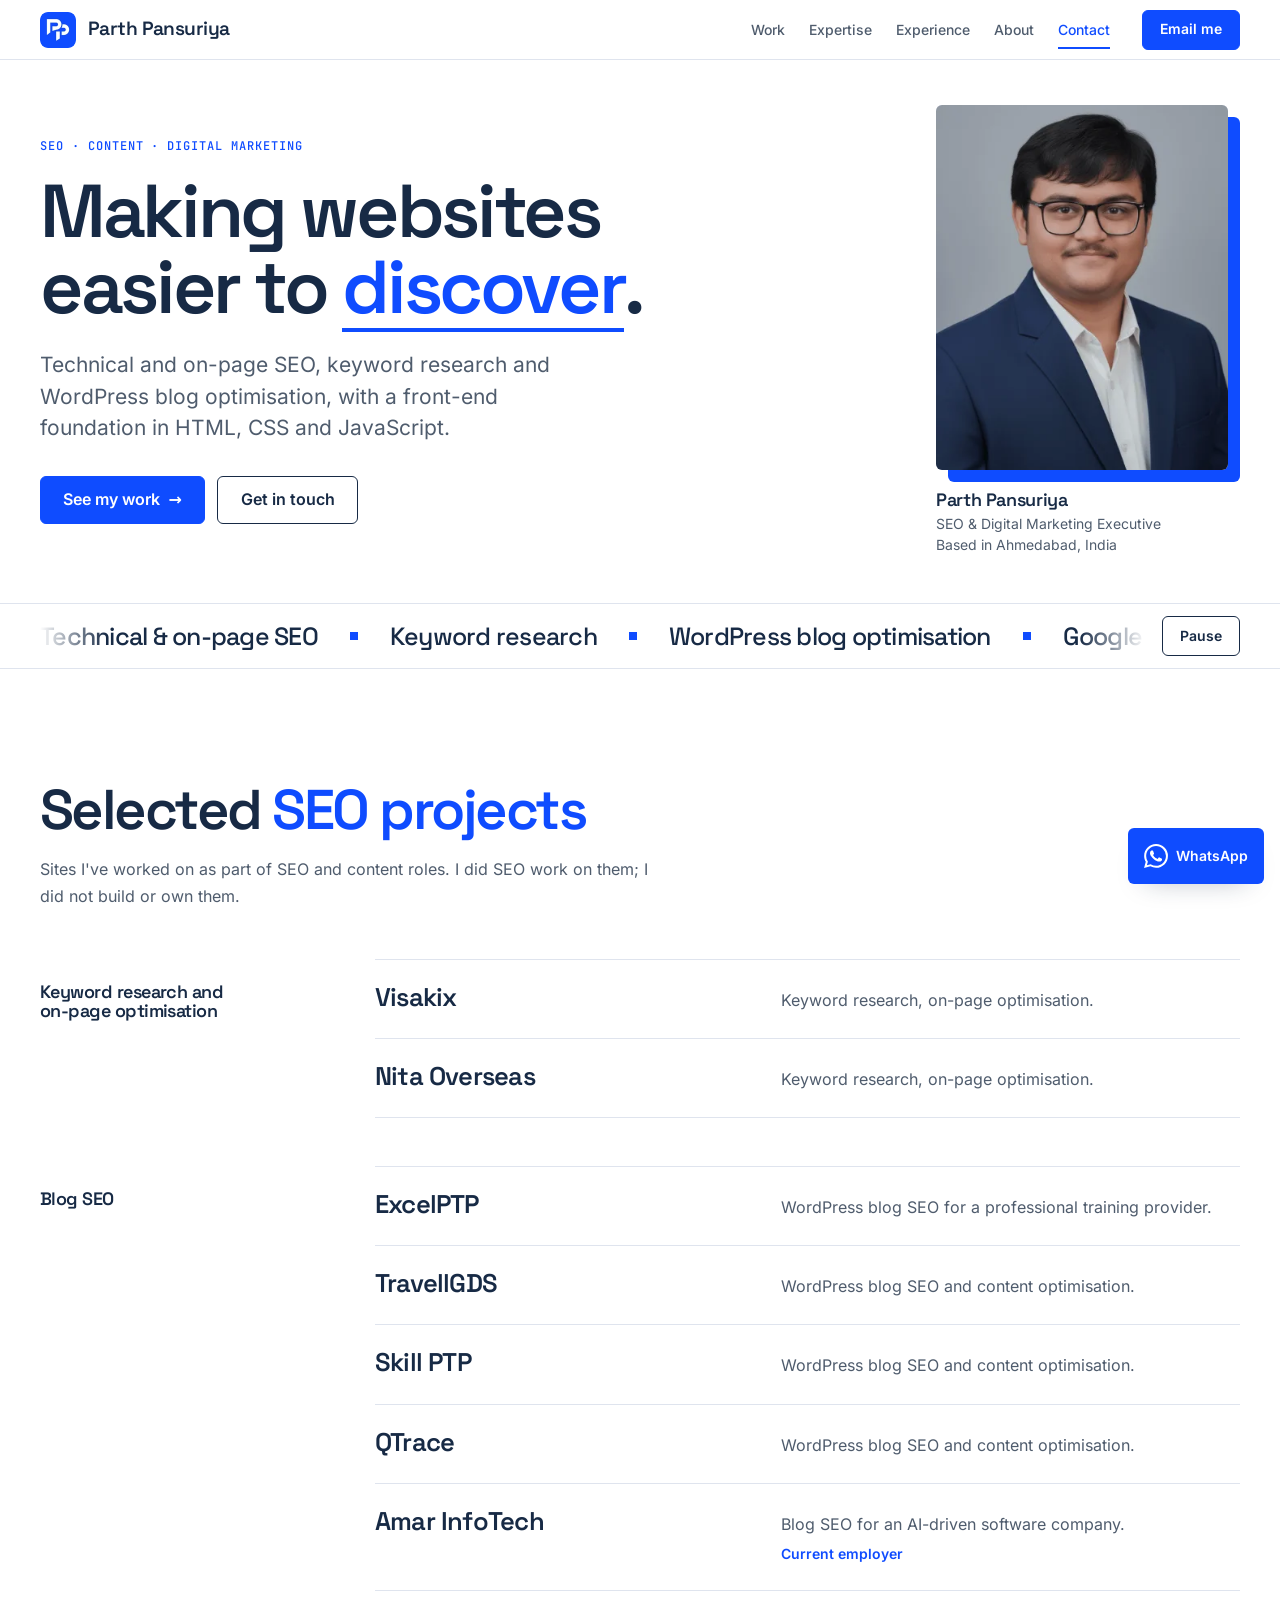
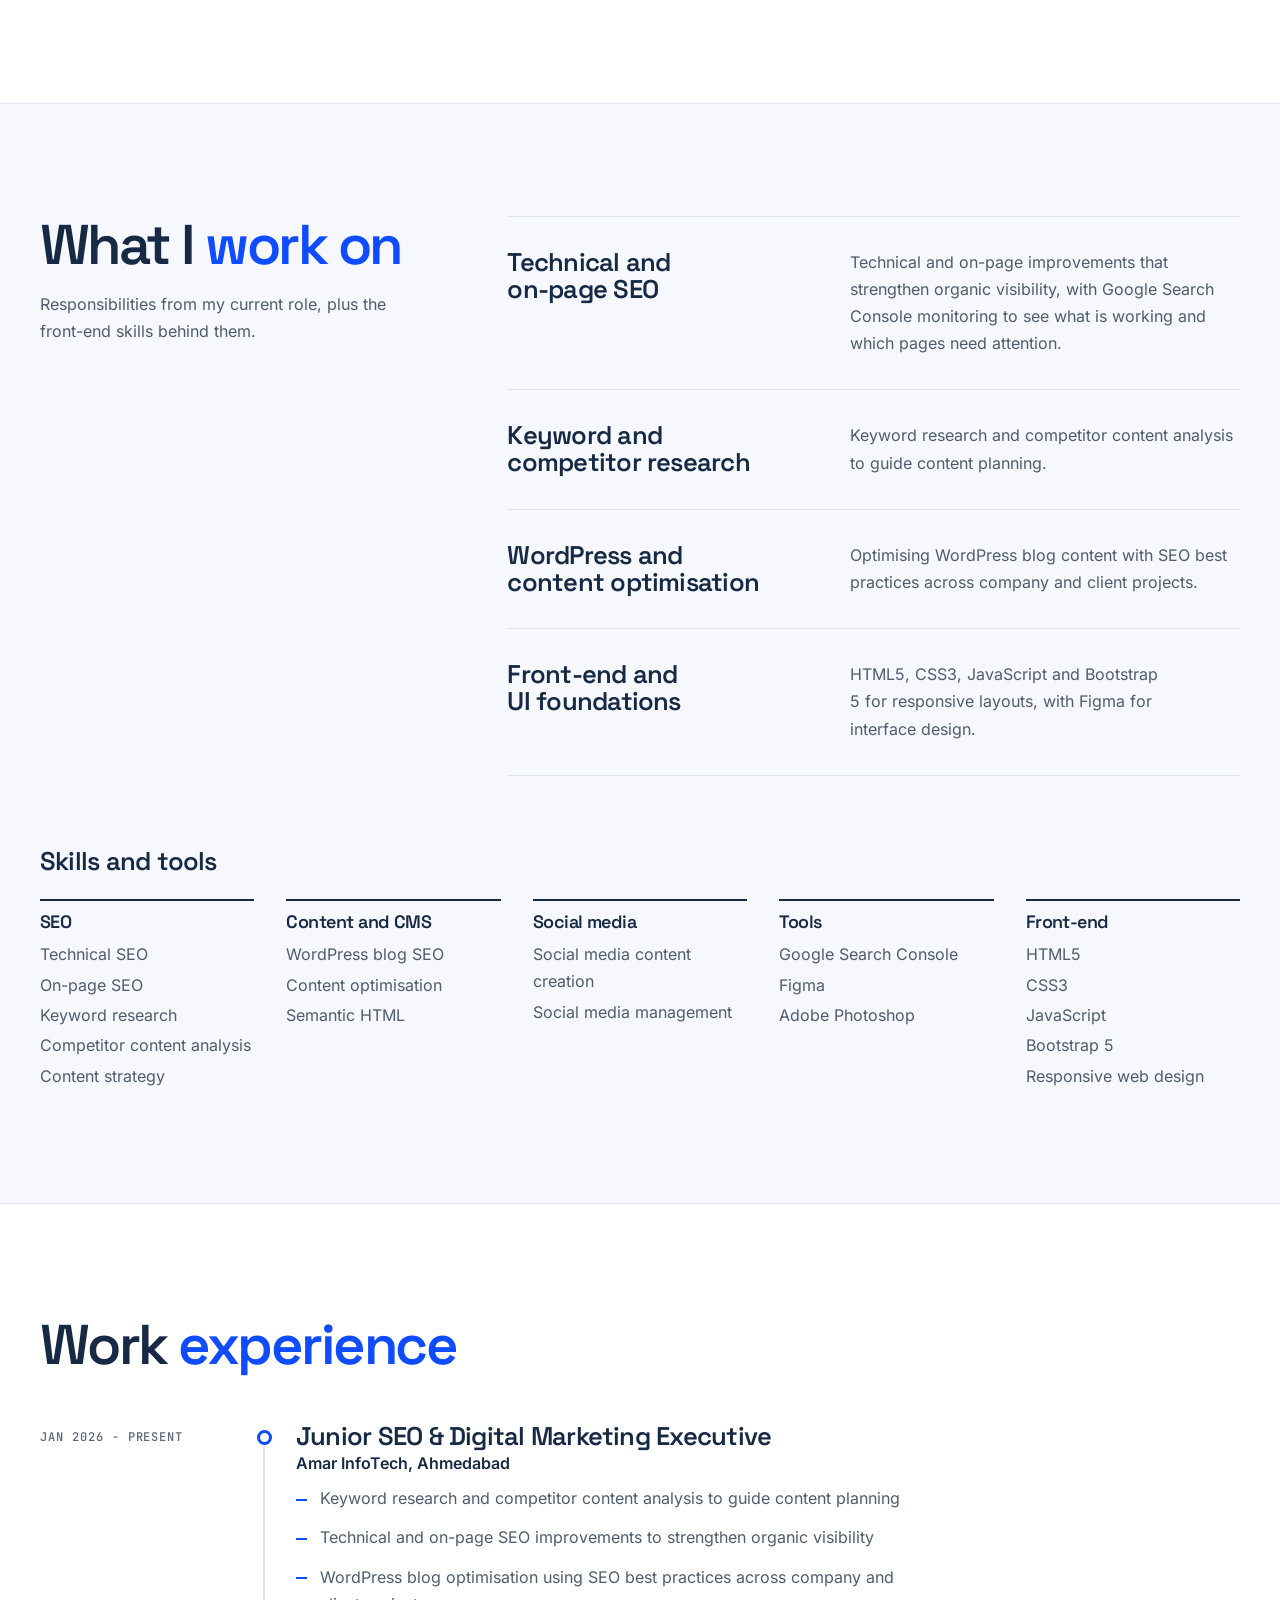
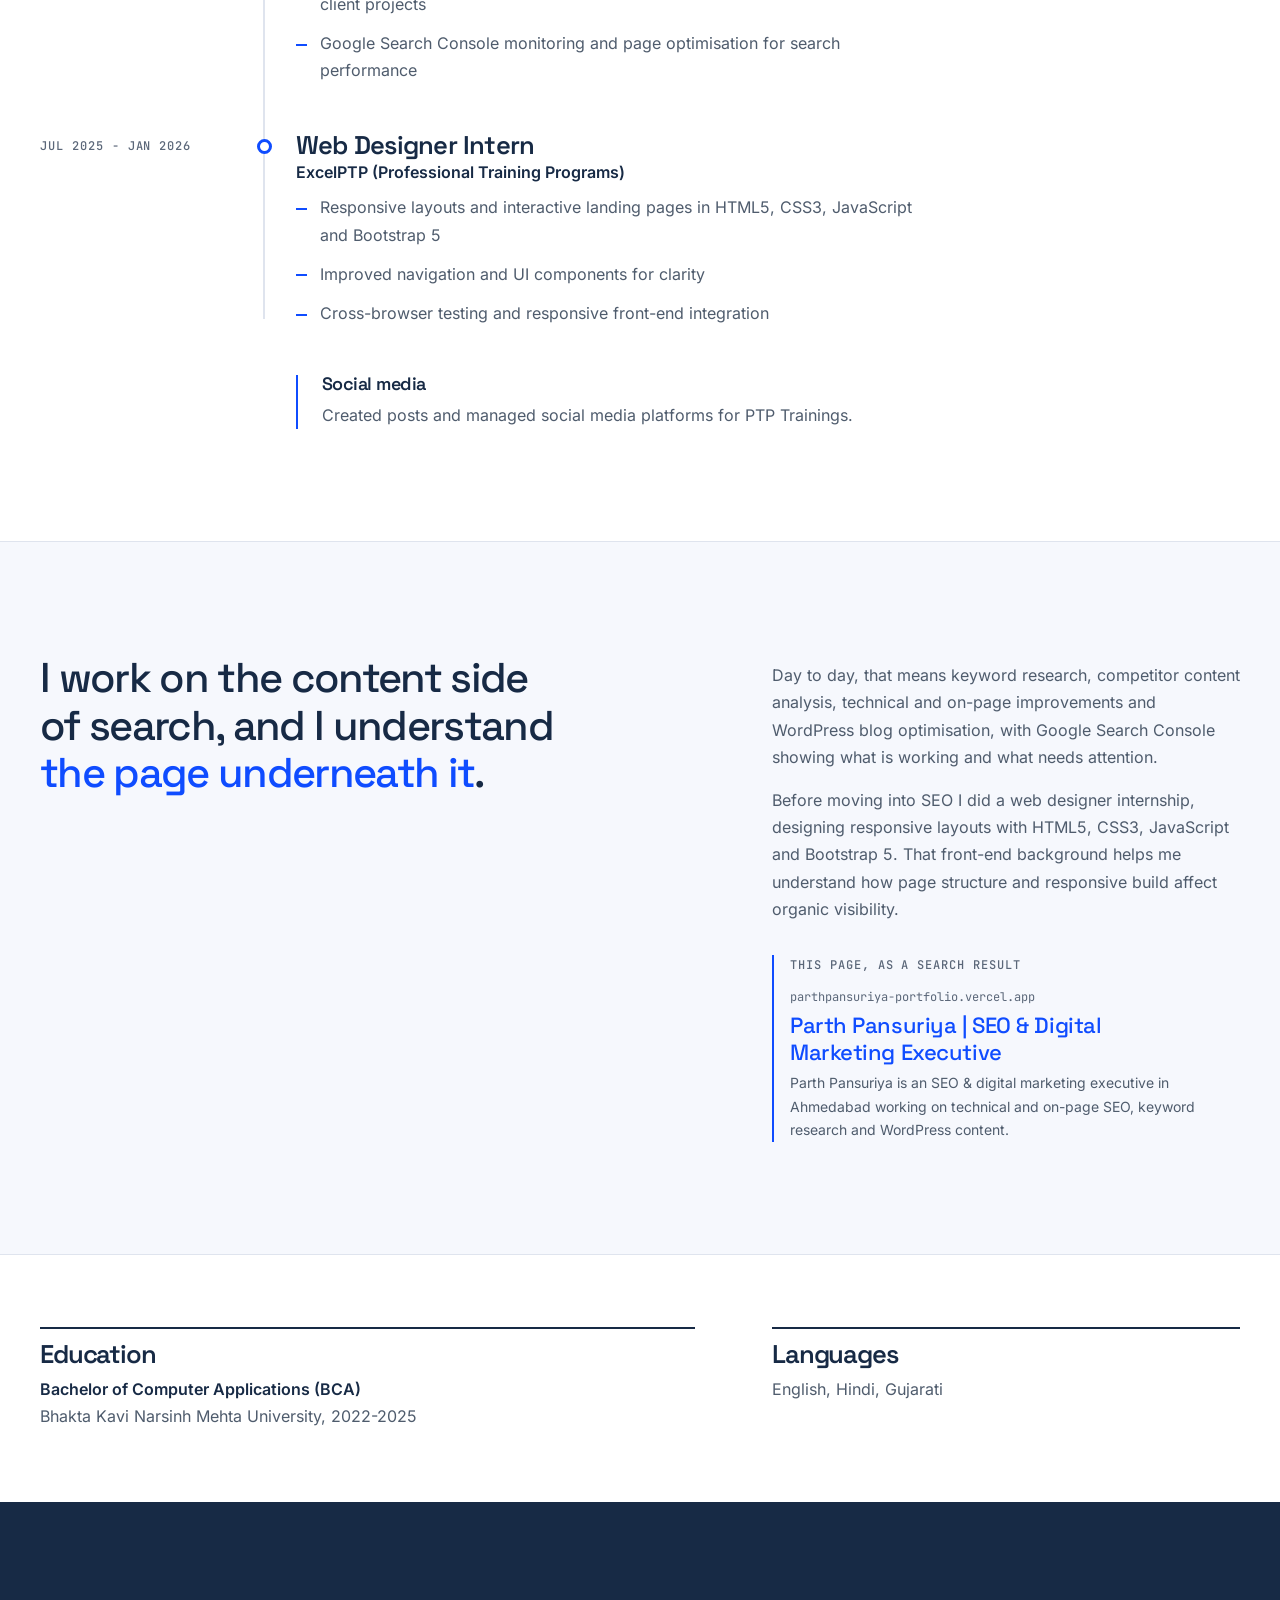
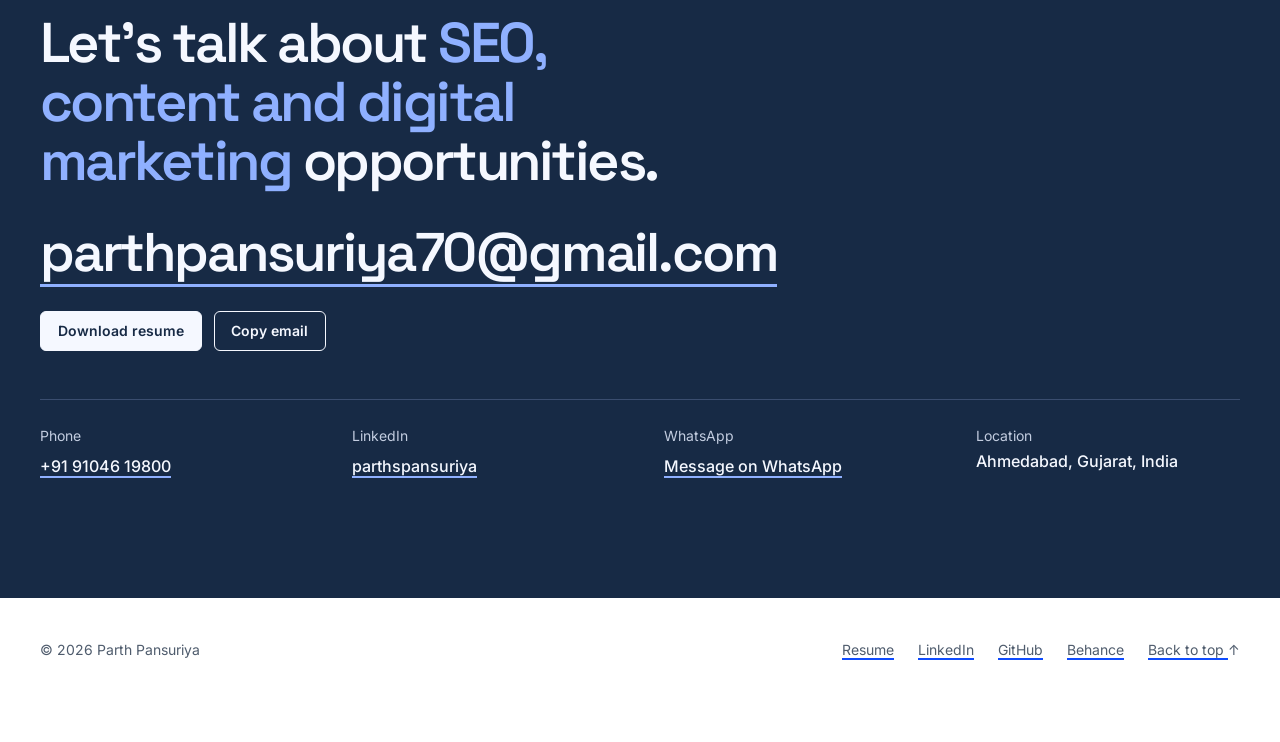
<file: index.html>
<!DOCTYPE html>
<html lang="en">

<head>
  <meta charset="UTF-8">
  <meta name="viewport" content="width=device-width, initial-scale=1">
  <script>document.documentElement.classList.add("js");</script>

  <title>Parth Pansuriya | SEO &amp; Digital Marketing Executive</title>
  <meta name="description" content="Parth Pansuriya is an SEO &amp; digital marketing executive in Ahmedabad working on technical and on-page SEO, keyword research and WordPress content.">
  <meta name="author" content="Parth Pansuriya">
  <meta name="robots" content="index, follow">
  <link rel="canonical" href="https://parthpansuriya-portfolio.vercel.app/">
  <meta name="google-site-verification" content="ZKyu5hK7qx6bQke8oEGaLL59JGp5xai66PD9quuxUKk">
  <meta name="theme-color" content="#ffffff">
  <meta name="color-scheme" content="light">

  <!-- Open Graph -->
  <meta property="og:type" content="website">
  <meta property="og:locale" content="en_IN">
  <meta property="og:site_name" content="Parth Pansuriya">
  <meta property="og:url" content="https://parthpansuriya-portfolio.vercel.app/">
  <meta property="og:title" content="Parth Pansuriya | SEO &amp; Digital Marketing Executive">
  <meta property="og:description" content="Technical and on-page SEO, keyword research and WordPress blog optimisation, with a front-end design background.">
  <meta property="og:image" content="https://parthpansuriya-portfolio.vercel.app/assets/og-image.png">
  <meta property="og:image:width" content="1200">
  <meta property="og:image:height" content="630">
  <meta property="og:image:alt" content="Parth Pansuriya, SEO and Digital Marketing Executive, with the headline Making websites easier to discover.">

  <!-- Twitter / X -->
  <meta name="twitter:card" content="summary_large_image">
  <meta name="twitter:title" content="Parth Pansuriya | SEO &amp; Digital Marketing Executive">
  <meta name="twitter:description" content="Technical and on-page SEO, keyword research and WordPress blog optimisation, with a front-end design background.">
  <meta name="twitter:image" content="https://parthpansuriya-portfolio.vercel.app/assets/og-image.png">

  <!-- Icons -->
  <link rel="icon" href="./assets/favicon-32.png" sizes="32x32" type="image/png">
  <link rel="icon" href="./assets/Parth_Pansuriya_Favicon.png" sizes="512x512" type="image/png">
  <link rel="apple-touch-icon" href="./assets/apple-touch-icon.png">

  <!-- Performance: the two key fonts and the LCP image -->
  <link rel="preload" href="./assets/fonts/space-grotesk-latin-wght.woff2" as="font" type="font/woff2" crossorigin>
  <link rel="preload" href="./assets/fonts/inter-latin-wght.woff2" as="font" type="font/woff2" crossorigin>
  <link rel="preload" as="image" type="image/webp" href="./assets/Parth-1-sm.webp"
    imagesrcset="./assets/Parth-1-sm.webp 360w, ./assets/Parth-1.webp 640w" imagesizes="(min-width: 860px) 292px, (min-width: 700px) 232px, 320px">

  <link rel="stylesheet" href="style.css">

  <!-- Structured data: only facts supported by the resume -->
  <script type="application/ld+json">
  {
    "@context": "https://schema.org",
    "@graph": [
      {
        "@type": "Person",
        "@id": "https://parthpansuriya-portfolio.vercel.app/#person",
        "name": "Parth Pansuriya",
        "jobTitle": "SEO & Digital Marketing Executive",
        "description": "SEO and digital marketing executive in Ahmedabad, India, working on technical SEO, on-page SEO, keyword research and WordPress content.",
        "url": "https://parthpansuriya-portfolio.vercel.app/",
        "image": "https://parthpansuriya-portfolio.vercel.app/assets/Parth-1.webp",
        "email": "mailto:parthpansuriya70@gmail.com",
        "telephone": "+919104619800",
        "address": {
          "@type": "PostalAddress",
          "addressLocality": "Ahmedabad",
          "addressRegion": "Gujarat",
          "addressCountry": "IN"
        },
        "alumniOf": {
          "@type": "CollegeOrUniversity",
          "name": "Bhakta Kavi Narsinh Mehta University"
        },
        "worksFor": {
          "@type": "Organization",
          "name": "Amar InfoTech"
        },
        "knowsLanguage": ["English", "Hindi", "Gujarati"],
        "sameAs": [
          "https://www.linkedin.com/in/parthspansuriya",
          "https://github.com/parthpansuriya70",
          "https://www.behance.net/parthpansuriya3"
        ],
        "knowsAbout": [
          "Technical SEO",
          "On-page SEO",
          "Keyword research",
          "Competitor content analysis",
          "Content strategy",
          "WordPress blog SEO",
          "Content optimisation",
          "Semantic HTML",
          "Google Search Console",
          "Responsive web design"
        ]
      },
      {
        "@type": "WebSite",
        "@id": "https://parthpansuriya-portfolio.vercel.app/#website",
        "url": "https://parthpansuriya-portfolio.vercel.app/",
        "name": "Parth Pansuriya",
        "inLanguage": "en",
        "publisher": { "@id": "https://parthpansuriya-portfolio.vercel.app/#person" }
      }
    ]
  }
  </script>
</head>

<body id="top">
  <a href="#main" class="skip-link">Skip to main content</a>

  <header class="site-header">
    <div class="container header-inner">
      <a class="brand" href="#top" aria-label="Parth Pansuriya, back to top">
        <img class="brand-mark" src="./assets/pp-mark-72.webp" srcset="./assets/pp-mark-72.webp 1x, ./assets/pp-mark-144.webp 2x" width="36" height="36" alt="">
        <span>Parth Pansuriya</span>
      </a>

      <button class="nav-toggle" type="button" aria-expanded="false" aria-controls="site-nav">Menu</button>

      <nav class="site-nav" id="site-nav" aria-label="Primary">
        <ul class="nav-list">
          <li><a href="#work">Work</a></li>
          <li><a href="#expertise">Expertise</a></li>
          <li><a href="#experience">Experience</a></li>
          <li><a href="#about">About</a></li>
          <li><a href="#contact">Contact</a></li>
        </ul>
        <a class="btn btn--small" href="mailto:parthpansuriya70@gmail.com">Email me</a>
      </nav>
    </div>
  </header>

  <main id="main" tabindex="-1">

    <!-- HERO -->
    <section class="hero" id="home" aria-labelledby="hero-title">
      <div class="container hero-grid">
        <div class="hero-copy">
          <p class="eyebrow mono hero-rise" style="--i: 0">SEO &middot; Content &middot; Digital marketing</p>
          <h1 class="hl" id="hero-title">
            <span class="w"><span style="--i: 0">Making</span></span>
            <span class="w"><span style="--i: 1">websites</span></span>
            <span class="w"><span style="--i: 2">easier</span></span>
            <span class="w"><span style="--i: 3">to</span></span>
            <span class="mark"><span class="w"><span style="--i: 4">discover</span></span></span><span class="w"><span style="--i: 4">.</span></span>
          </h1>
          <p class="hero-lead hero-rise" style="--i: 2">Technical and on-page SEO, keyword research and WordPress blog optimisation, with a front-end foundation in HTML, CSS and JavaScript.</p>
          <div class="hero-actions hero-rise" style="--i: 3">
            <a class="btn" href="#work">See my work <span class="arrow" aria-hidden="true">&rarr;</span></a>
            <a class="btn btn--ghost" href="#contact">Get in touch</a>
          </div>
        </div>

        <figure class="portrait">
          <div class="portrait-frame">
            <img
              src="./assets/Parth-1-sm.webp"
              srcset="./assets/Parth-1-sm.webp 360w, ./assets/Parth-1.webp 640w"
              sizes="(min-width: 860px) 292px, (min-width: 700px) 232px, 320px"
              width="640" height="822"
              fetchpriority="high"
              alt="Portrait of Parth Pansuriya in a navy blazer and white shirt, wearing glasses.">
          </div>
          <figcaption>
            <strong>Parth Pansuriya</strong>
            <span>SEO &amp; Digital Marketing Executive</span>
            <span>Based in Ahmedabad, India</span>
          </figcaption>
        </figure>
      </div>
    </section>

    <!-- MAIN SKILLS: marquee under the hero (the plain list is the fallback and the accessible version) -->
    <section class="strip" aria-label="Main skills">
      <div class="container strip-inner">
        <ul class="strip-list">
          <li>Technical &amp; on-page SEO</li>
          <li>Keyword research</li>
          <li>WordPress blog optimisation</li>
          <li>Google Search Console</li>
          <li>Front-end foundations</li>
        </ul>
        <div class="strip-marquee" aria-hidden="true">
          <div class="marquee-row">
            <div class="marquee-track">
              <div class="marquee-set">
                <span class="marquee-item">Technical &amp; on-page SEO</span>
                <span class="marquee-item">Keyword research</span>
                <span class="marquee-item">WordPress blog optimisation</span>
                <span class="marquee-item">Google Search Console</span>
                <span class="marquee-item">Front-end foundations</span>
              </div>
            </div>
          </div>
        </div>
        <button class="btn btn--ghost btn--small marquee-toggle" type="button" aria-label="Pause skills animation">Pause</button>
      </div>
    </section>

    <!-- SELECTED WORK -->
    <section class="section" id="work" aria-labelledby="work-title">
      <div class="container">
        <div class="reveal">
          <h2 class="section-title" id="work-title">Selected <span class="em">SEO projects</span></h2>
          <p class="section-intro">Sites I've worked on as part of SEO and content roles. I did SEO work on them; I did not build or own them.</p>
        </div>

        <div class="work-groups">
          <div class="work-group">
            <h3 class="work-group-label reveal">Keyword research and on-page optimisation</h3>
            <ul class="index-list">
              <li class="index-row reveal">
                <h4 class="index-name">Visakix</h4>
                <p class="index-desc">Keyword research, on-page optimisation.</p>
                <!-- url: "" -> add a verified link here: Visit site, target _blank, rel noopener noreferrer -->
              </li>
              <li class="index-row reveal">
                <h4 class="index-name">Nita Overseas</h4>
                <p class="index-desc">Keyword research, on-page optimisation.</p>
                <!-- url: "" -> add a verified link here -->
              </li>
            </ul>
          </div>

          <div class="work-group">
            <h3 class="work-group-label reveal">Blog SEO</h3>
            <ul class="index-list">
              <li class="index-row reveal">
                <h4 class="index-name">ExcelPTP</h4>
                <p class="index-desc">WordPress blog SEO for a professional training provider.</p>
                <!-- url: "" -> add a verified link here -->
              </li>
              <li class="index-row reveal">
                <h4 class="index-name">TravellGDS</h4>
                <p class="index-desc">WordPress blog SEO and content optimisation.</p>
                <!-- url: "" -> add a verified link here -->
              </li>
              <li class="index-row reveal">
                <h4 class="index-name">Skill PTP</h4>
                <p class="index-desc">WordPress blog SEO and content optimisation.</p>
                <!-- url: "" -> add a verified link here -->
              </li>
              <li class="index-row reveal">
                <h4 class="index-name">QTrace</h4>
                <p class="index-desc">WordPress blog SEO and content optimisation.</p>
                <!-- url: "" -> add a verified link here -->
              </li>
              <li class="index-row reveal">
                <h4 class="index-name">Amar InfoTech</h4>
                <p class="index-desc">Blog SEO for an AI-driven software company.<span class="index-note">Current employer</span></p>
                <!-- url: "" -> add a verified link here -->
              </li>
            </ul>
          </div>
        </div>
      </div>
    </section>

    <!-- EXPERTISE AND SKILLS -->
    <section class="section section--tint" id="expertise" aria-labelledby="expertise-title">
      <div class="container">
        <div class="expertise-grid">
          <div class="expertise-head reveal">
            <h2 class="section-title" id="expertise-title">What I <span class="em">work on</span></h2>
            <p class="section-intro">Responsibilities from my current role, plus the front-end skills behind them.</p>
          </div>
          <ul class="expertise-list">
            <li class="reveal">
              <h3>Technical and on-page SEO</h3>
              <p>Technical and on-page improvements that strengthen organic visibility, with Google Search Console monitoring to see what is working and which pages need attention.</p>
            </li>
            <li class="reveal">
              <h3>Keyword and competitor research</h3>
              <p>Keyword research and competitor content analysis to guide content planning.</p>
            </li>
            <li class="reveal">
              <h3>WordPress and content optimisation</h3>
              <p>Optimising WordPress blog content with SEO best practices across company and client projects.</p>
            </li>
            <li class="reveal">
              <h3>Front-end and UI foundations</h3>
              <p>HTML5, CSS3, JavaScript and Bootstrap 5 for responsive layouts, with Figma for interface design.</p>
            </li>
          </ul>
        </div>

        <div class="skills">
          <h3 class="skills-title reveal">Skills and tools</h3>
          <div class="skill-groups">
            <div class="skill-group reveal">
              <h4>SEO</h4>
              <ul>
                <li>Technical SEO</li>
                <li>On-page SEO</li>
                <li>Keyword research</li>
                <li>Competitor content analysis</li>
                <li>Content strategy</li>
              </ul>
            </div>
            <div class="skill-group reveal">
              <h4>Content and CMS</h4>
              <ul>
                <li>WordPress blog SEO</li>
                <li>Content optimisation</li>
                <li>Semantic HTML</li>
              </ul>
            </div>
            <div class="skill-group reveal">
              <h4>Social media</h4>
              <ul>
                <li>Social media content creation</li>
                <li>Social media management</li>
              </ul>
            </div>
            <div class="skill-group reveal">
              <h4>Tools</h4>
              <ul>
                <li>Google Search Console</li>
                <li>Figma</li>
                <li>Adobe Photoshop</li>
              </ul>
            </div>
            <div class="skill-group reveal">
              <h4>Front-end</h4>
              <ul>
                <li>HTML5</li>
                <li>CSS3</li>
                <li>JavaScript</li>
                <li>Bootstrap 5</li>
                <li>Responsive web design</li>
              </ul>
            </div>
          </div>
        </div>
      </div>
    </section>

    <!-- EXPERIENCE -->
    <section class="section" id="experience" aria-labelledby="experience-title">
      <div class="container">
        <h2 class="section-title reveal" id="experience-title">Work <span class="em">experience</span></h2>

        <ol class="timeline">
          <li class="role reveal">
            <p class="role-when mono">Jan 2026 - Present</p>
            <div>
              <h3>Junior SEO &amp; Digital Marketing Executive</h3>
              <p class="role-org">Amar InfoTech, Ahmedabad</p>
              <ul>
                <li>Keyword research and competitor content analysis to guide content planning</li>
                <li>Technical and on-page SEO improvements to strengthen organic visibility</li>
                <li>WordPress blog optimisation using SEO best practices across company and client projects</li>
                <li>Google Search Console monitoring and page optimisation for search performance</li>
              </ul>
            </div>
          </li>
          <li class="role reveal">
            <p class="role-when mono">Jul 2025 - Jan 2026</p>
            <div>
              <h3>Web Designer Intern</h3>
              <p class="role-org">ExcelPTP (Professional Training Programs)</p>
              <ul>
                <li>Responsive layouts and interactive landing pages in HTML5, CSS3, JavaScript and Bootstrap 5</li>
                <li>Improved navigation and UI components for clarity</li>
                <li>Cross-browser testing and responsive front-end integration</li>
              </ul>
            </div>
          </li>
        </ol>

        <div class="note reveal">
          <h3>Social media</h3>
          <p>Created posts and managed social media platforms for PTP Trainings.</p>
        </div>
      </div>
    </section>

    <!-- ABOUT -->
    <section class="section section--tint" id="about" aria-labelledby="about-title">
      <div class="container about-grid">
        <h2 class="about-statement reveal" id="about-title">I work on the content side of search, and I understand <span class="em">the page underneath it</span>.</h2>
        <div class="about-body reveal">
          <p>Day to day, that means keyword research, competitor content analysis, technical and on-page improvements and WordPress blog optimisation, with Google Search Console showing what is working and what needs attention.</p>
          <p>Before moving into SEO I did a web designer internship, designing responsive layouts with HTML5, CSS3, JavaScript and Bootstrap 5. That front-end background helps me understand how page structure and responsive build affect organic visibility.</p>

          <figure class="serp">
            <figcaption class="serp-label mono">This page, as a search result</figcaption>
            <p class="serp-url">parthpansuriya-portfolio.vercel.app</p>
            <p class="serp-title">Parth Pansuriya | SEO &amp; Digital Marketing Executive</p>
            <p class="serp-desc">Parth Pansuriya is an SEO &amp; digital marketing executive in Ahmedabad working on technical and on-page SEO, keyword research and WordPress content.</p>
          </figure>
        </div>
      </div>
    </section>

    <!-- EDUCATION AND LANGUAGES -->
    <section class="section section--compact" id="education" aria-label="Education and languages">
      <div class="container pair">
        <div class="pair-item reveal">
          <h2>Education</h2>
          <p class="pair-strong">Bachelor of Computer Applications (BCA)</p>
          <p>Bhakta Kavi Narsinh Mehta University, 2022-2025</p>
        </div>
        <div class="pair-item reveal">
          <h2>Languages</h2>
          <p>English, Hindi, Gujarati</p>
        </div>
      </div>
    </section>

    <!-- CONTACT -->
    <section class="section contact" id="contact" aria-labelledby="contact-title">
      <div class="container">
        <h2 class="contact-title reveal" id="contact-title">Let's talk about <span class="em">SEO, content and digital marketing</span> opportunities.</h2>
        <a class="contact-email reveal" href="mailto:parthpansuriya70@gmail.com">parthpansuriya70@gmail.com</a>

        <div class="contact-actions reveal">
          <a class="btn btn--light btn--small" href="./Parth_Pansuriya_Resume.pdf" download="Parth_Pansuriya_Resume.pdf">Download resume<span class="sr-only"> (PDF, 3 pages)</span></a>
          <button class="btn btn--ghost btn--small copy-btn" type="button" data-copy="parthpansuriya70@gmail.com">Copy email</button>
          <span class="sr-only" role="status" aria-live="polite" id="copy-status"></span>
        </div>

        <dl class="contact-grid reveal">
          <div>
            <dt>Phone</dt>
            <dd><a href="tel:+919104619800">+91&nbsp;91046&nbsp;19800</a></dd>
          </div>
          <div>
            <dt>LinkedIn</dt>
            <dd><a href="https://www.linkedin.com/in/parthspansuriya" target="_blank" rel="noopener noreferrer">parthspansuriya<span class="sr-only"> on LinkedIn (opens in a new tab)</span></a></dd>
          </div>
          <div>
            <dt>WhatsApp</dt>
            <dd><a href="https://wa.me/919104619800" target="_blank" rel="noopener noreferrer">Message on WhatsApp<span class="sr-only"> (opens in a new tab)</span></a></dd>
          </div>
          <div>
            <dt>Location</dt>
            <dd>Ahmedabad, Gujarat, India</dd>
          </div>
        </dl>
      </div>
    </section>
  </main>

  <footer class="site-footer">
    <div class="container footer-inner">
      <p>&copy; <span id="year">2026</span> Parth Pansuriya</p>
      <nav class="footer-links" aria-label="Footer">
        <a href="./Parth_Pansuriya_Resume.pdf" download="Parth_Pansuriya_Resume.pdf">Resume<span class="sr-only"> (PDF download)</span></a>
        <a href="https://www.linkedin.com/in/parthspansuriya" target="_blank" rel="noopener noreferrer">LinkedIn<span class="sr-only"> (opens in a new tab)</span></a>
        <a href="https://github.com/parthpansuriya70" target="_blank" rel="noopener noreferrer">GitHub<span class="sr-only"> (opens in a new tab)</span></a>
        <a href="https://www.behance.net/parthpansuriya3" target="_blank" rel="noopener noreferrer">Behance<span class="sr-only"> (opens in a new tab)</span></a>
        <a class="to-top" href="#top">Back to top <span class="arrow" aria-hidden="true">&uarr;</span></a>
      </nav>
    </div>
    <!-- WhatsApp button (glyph: Simple Icons, CC0) -->
    <a class="wa-float" href="https://wa.me/919104619800?text=Hi%20Parth%2C%20I%20found%20your%20portfolio%20and%20would%20like%20to%20connect."
      target="_blank" rel="noopener noreferrer" aria-label="Chat with Parth on WhatsApp (opens in a new tab)">
      <svg class="wa-float-icon" viewBox="0 0 24 24" width="24" height="24" aria-hidden="true" focusable="false"><path fill="currentColor" d="M17.472 14.382c-.297-.149-1.758-.867-2.03-.967-.273-.099-.471-.148-.67.15-.197.297-.767.966-.94 1.164-.173.199-.347.223-.644.075-.297-.15-1.255-.463-2.39-1.475-.883-.788-1.48-1.761-1.653-2.059-.173-.297-.018-.458.13-.606.134-.133.298-.347.446-.52.149-.174.198-.298.298-.497.099-.198.05-.371-.025-.52-.075-.149-.669-1.612-.916-2.207-.242-.579-.487-.5-.669-.51-.173-.008-.371-.01-.57-.01-.198 0-.52.074-.792.372-.272.297-1.04 1.016-1.04 2.479 0 1.462 1.065 2.875 1.213 3.074.149.198 2.096 3.2 5.077 4.487.709.306 1.262.489 1.694.625.712.227 1.36.195 1.871.118.571-.085 1.758-.719 2.006-1.413.248-.694.248-1.289.173-1.413-.074-.124-.272-.198-.57-.347m-5.421 7.403h-.004a9.87 9.87 0 01-5.031-1.378l-.361-.214-3.741.982.998-3.648-.235-.374a9.86 9.86 0 01-1.51-5.26c.001-5.45 4.436-9.884 9.888-9.884 2.64 0 5.122 1.03 6.988 2.898a9.825 9.825 0 012.893 6.994c-.003 5.45-4.437 9.884-9.885 9.884m8.413-18.297A11.815 11.815 0 0012.05 0C5.495 0 .16 5.335.157 11.892c0 2.096.547 4.142 1.588 5.945L.057 24l6.305-1.654a11.882 11.882 0 005.683 1.448h.005c6.554 0 11.89-5.335 11.893-11.893a11.821 11.821 0 00-3.48-8.413Z"/></svg>
      <span class="wa-float-label">WhatsApp</span>
    </a>
  </footer>

  <script src="script.js" defer></script>

  <!-- Google tag (gtag.js): existing analytics configuration, unchanged -->
  <script async src="https://www.googletagmanager.com/gtag/js?id=G-0EENSTKT5B"></script>
  <script>
    window.dataLayer = window.dataLayer || [];
    function gtag() { dataLayer.push(arguments); }
    gtag('js', new Date());
    gtag('config', 'G-0EENSTKT5B');
  </script>
</body>

</html>
</file>
<file: style.css>
/* ==========================================================================
   Parth Pansuriya portfolio: "Blue Editorial"
   Structure comes from typography, thin rules and alignment, not boxes.
   White canvas, navy ink, one vibrant blue accent. Light theme only.
   Space Grotesk (display), Inter (body/UI), JetBrains Mono (metadata only).
   Order: tokens, base, layout helpers, components, sections, motion.
   ========================================================================== */

/* ---------- Fonts (self-hosted, variable, Latin) ---------- */
@font-face {
  font-family: "Space Grotesk";
  src: url("assets/fonts/space-grotesk-latin-wght.woff2") format("woff2");
  font-weight: 300 700;
  font-style: normal;
  font-display: swap;
}

@font-face {
  font-family: "Inter";
  src: url("assets/fonts/inter-latin-wght.woff2") format("woff2");
  font-weight: 100 900;
  font-style: normal;
  font-display: swap;
}

@font-face {
  font-family: "JetBrains Mono";
  src: url("assets/fonts/jetbrains-mono-latin-wght.woff2") format("woff2");
  font-weight: 100 800;
  font-style: normal;
  font-display: swap;
}

/* Metric-matched fallbacks (measured against Arial) to limit layout shift while fonts load */
@font-face {
  font-family: "Space Grotesk Fallback";
  src: local("Arial");
  size-adjust: 113.3%;
  ascent-override: 86.9%;
  descent-override: 25.8%;
  line-gap-override: 0%;
}

@font-face {
  font-family: "Inter Fallback";
  src: local("Arial");
  size-adjust: 108.1%;
  ascent-override: 89.6%;
  descent-override: 22.3%;
  line-gap-override: 0%;
}

/* ---------- Tokens ---------- */
:root {
  color-scheme: light;

  /* Colour */
  --color-bg: #ffffff;
  --color-surface: #f6f8fd;
  --color-surface-blue: #e8efff;

  --color-heading: #172a45;
  --color-text: #4f5c6d;
  --color-text-muted: #5b6779;

  --color-primary: #0f4cff;
  --color-primary-hover: #0a38d6;
  --color-primary-text: #ffffff;

  --color-border: #dfe4ee;
  --color-focus: #0f4cff;

  /* Navy panel (contact) */
  --navy-text: #f5f8ff;
  --navy-muted: #c3cde0;
  --navy-accent: #8fb0ff;
  --navy-rule: #3a4d6f;

  /* Type */
  --font-display: "Space Grotesk", "Space Grotesk Fallback", system-ui, sans-serif;
  --font-body: "Inter", "Inter Fallback", system-ui, -apple-system, sans-serif;
  --font-mono: "JetBrains Mono", ui-monospace, "Cascadia Mono", Consolas, monospace;

  --text-xs: 0.75rem;
  --text-sm: 0.875rem;
  --text-base: 1rem;
  --text-lg: 1.125rem;
  --text-xl: 1.375rem;
  --heading-section: clamp(2rem, 1.3rem + 2.8vw, 3.5rem);
  /* Tuned from the brief's 2.75rem-6.5rem so the headline stays on two lines and the CTAs stay above the fold */
  --heading-hero: clamp(2.2rem, 1rem + 4.6vw, 4.75rem);
  --heading-h3: clamp(1.25rem, 1.05rem + 0.8vw, 1.6rem);

  /* Spacing (4px base) */
  --s-1: 0.25rem;
  --s-2: 0.5rem;
  --s-3: 0.75rem;
  --s-4: 1rem;
  --s-5: 1.5rem;
  --s-6: 2rem;
  --s-7: 3rem;
  --s-8: 4.5rem;
  --section-space: clamp(4rem, 3rem + 5vw, 7.5rem);

  /* Layout */
  --container: 75rem;
  --gutter: clamp(1.25rem, 4vw, 2.5rem);
  --header-h: 3.75rem;

  /* Shape, depth, motion */
  --radius: 6px;
  --shadow: 0 12px 28px -18px rgb(23 42 69 / 0.4);
  --dur-1: 150ms;
  --dur-2: 250ms;
  --dur-3: 400ms;
  --ease: cubic-bezier(0.16, 1, 0.3, 1);

  /* Layers */
  --z-float: 15;
  --z-header: 20;
  --z-skip: 30;
}

@media (max-width: 859px) {
  :root {
    --header-h: 3.5rem;
  }
}

/* ---------- Base ---------- */
*,
*::before,
*::after {
  box-sizing: border-box;
}

html {
  -webkit-text-size-adjust: 100%;
  text-size-adjust: 100%;
  scroll-padding-top: var(--header-h);
}

@media (prefers-reduced-motion: no-preference) {
  html {
    scroll-behavior: smooth;
  }
}

body {
  margin: 0;
  background: var(--color-bg);
  color: var(--color-text);
  font-family: var(--font-body);
  font-size: var(--text-base);
  line-height: 1.7;
  -webkit-font-smoothing: antialiased;
  overflow-x: clip;
}

img {
  display: block;
  max-width: 100%;
  height: auto;
}

h1,
h2,
h3,
h4,
p,
ul,
ol,
dl,
dd,
figure {
  margin: 0;
}

ul,
ol {
  padding: 0;
  list-style: none;
}

h1,
h2,
h3,
h4 {
  color: var(--color-heading);
  font-family: var(--font-display);
  font-weight: 600;
  letter-spacing: -0.045em;
  line-height: 1.05;
  text-wrap: balance;
}

h3,
h4 {
  letter-spacing: -0.03em;
}

p {
  text-wrap: pretty;
}

a {
  color: inherit;
  text-decoration-color: var(--color-primary);
  text-decoration-thickness: 2px;
  text-underline-offset: 0.22em;
}

a:hover {
  text-decoration-thickness: 3px;
}

:focus-visible {
  outline: 3px solid var(--color-focus);
  outline-offset: 3px;
  border-radius: 2px;
}

::selection {
  background: var(--color-primary);
  color: var(--color-primary-text);
}

/* ---------- Layout helpers ---------- */
.container {
  width: 100%;
  max-width: calc(var(--container) + var(--gutter) * 2);
  margin-inline: auto;
  padding-inline: var(--gutter);
}

.section {
  padding-block: var(--section-space);
}

.section--compact {
  padding-block: var(--s-8);
}

.section--tint {
  background: var(--color-surface);
  border-block: 1px solid var(--color-border);
}

.section-title {
  font-size: var(--heading-section);
  max-width: 20ch;
}

.section-intro {
  margin-top: var(--s-4);
  max-width: 62ch;
}

.em {
  color: var(--color-primary);
}

.skip-link {
  position: absolute;
  left: var(--s-4);
  top: -4rem;
  z-index: var(--z-skip);
  padding: var(--s-3) var(--s-4);
  background: var(--color-primary);
  color: var(--color-primary-text);
  border-radius: var(--radius);
  font-weight: 600;
  text-decoration: none;
}

.skip-link:focus {
  top: var(--s-3);
}

.sr-only {
  position: absolute;
  width: 1px;
  height: 1px;
  margin: -1px;
  padding: 0;
  overflow: hidden;
  clip-path: inset(50%);
  white-space: nowrap;
  border: 0;
}

.mono {
  font-family: var(--font-mono);
  font-size: var(--text-xs);
  font-weight: 500;
  letter-spacing: 0.08em;
  text-transform: uppercase;
}

/* ---------- Components ---------- */
.btn {
  position: relative;
  isolation: isolate;
  overflow: hidden;
  display: inline-flex;
  align-items: center;
  justify-content: center;
  gap: var(--s-2);
  min-height: 3rem;
  padding: 0.7rem 1.4rem;
  border: 1.5px solid var(--color-primary);
  border-radius: var(--radius);
  background: var(--color-primary);
  color: var(--color-primary-text);
  font: 600 var(--text-base) / 1.2 var(--font-body);
  text-decoration: none;
  white-space: nowrap;
  cursor: pointer;
  transition:
    transform var(--dur-2) var(--ease),
    color var(--dur-2) var(--ease),
    border-color var(--dur-2) var(--ease);
}

.btn::before {
  content: "";
  position: absolute;
  inset: 0;
  z-index: -1;
  background: var(--color-heading);
  transform: translateY(101%);
  transition: transform var(--dur-3) var(--ease);
}

.btn:hover {
  transform: translateY(-2px);
  border-color: var(--color-heading);
  text-decoration: none;
}

.btn:hover::before {
  transform: translateY(0);
}

.btn:active {
  transform: translateY(0) scale(0.98);
}

.btn--ghost {
  background: transparent;
  color: var(--color-heading);
  border-color: var(--color-heading);
}

.btn--ghost:hover {
  color: var(--color-bg);
}

.btn--small {
  min-height: 2.5rem;
  padding: 0.45rem 1.05rem;
  font-size: var(--text-sm);
}

.arrow {
  display: inline-block;
  transition: transform var(--dur-2) var(--ease);
}

.btn:hover .arrow,
.text-link:hover .arrow {
  transform: translateX(3px);
}

.text-link {
  display: inline-flex;
  align-items: baseline;
  gap: var(--s-2);
  color: var(--color-primary);
  font-weight: 600;
  text-decoration: underline;
}

/* ---------- Header ---------- */
.site-header {
  position: sticky;
  top: 0;
  z-index: var(--z-header);
  background: var(--color-bg);
  border-bottom: 1px solid var(--color-border);
}

@supports (backdrop-filter: blur(1px)) {
  .site-header {
    background: rgb(255 255 255 / 0.92);
    backdrop-filter: blur(10px);
  }
}

.header-inner {
  display: flex;
  align-items: center;
  justify-content: space-between;
  gap: var(--s-5);
  min-height: calc(var(--header-h) - 1px);
}

.brand {
  display: inline-flex;
  align-items: center;
  gap: var(--s-3);
  color: var(--color-heading);
  font-family: var(--font-display);
  font-size: 1.2rem;
  font-weight: 600;
  letter-spacing: -0.03em;
  text-decoration: none;
  white-space: nowrap;
}

.brand:hover {
  text-decoration: none;
}

.brand-mark {
  width: 2.25rem;
  height: 2.25rem;
  border-radius: 8px;
  transition: transform var(--dur-3) var(--ease);
}

.brand:hover .brand-mark {
  transform: rotate(-10deg);
}

.site-nav {
  display: flex;
  align-items: center;
  gap: var(--s-6);
}

.nav-list {
  display: flex;
  align-items: center;
  gap: var(--s-5);
}

.nav-list a {
  position: relative;
  display: inline-block;
  padding-block: var(--s-2);
  font-size: var(--text-sm);
  font-weight: 500;
  text-decoration: none;
  transition: color var(--dur-2) var(--ease);
}

.nav-list a::after {
  content: "";
  position: absolute;
  left: 0;
  right: 0;
  bottom: 0;
  height: 2px;
  background: var(--color-primary);
  transform: scaleX(0);
  transform-origin: left;
  transition: transform var(--dur-2) var(--ease);
}

.nav-list a:hover {
  color: var(--color-heading);
  text-decoration: none;
}

.nav-list a[aria-current="true"] {
  color: var(--color-primary);
  text-decoration: none;
}

.nav-list a:hover::after,
.nav-list a[aria-current="true"]::after {
  transform: scaleX(1);
}

.nav-toggle {
  display: none;
  align-items: center;
  min-height: 2.75rem;
  padding: 0.4rem 1rem;
  border: 1.5px solid var(--color-heading);
  border-radius: var(--radius);
  background: transparent;
  color: var(--color-heading);
  font: 600 var(--text-sm) / 1 var(--font-body);
  cursor: pointer;
}

@media (max-width: 859px) {
  .header-inner {
    flex-wrap: wrap;
    gap: var(--s-3);
    row-gap: 0;
  }

  .js .nav-toggle {
    display: inline-flex;
  }

  .site-nav {
    flex-basis: 100%;
    flex-direction: column;
    align-items: stretch;
    gap: var(--s-4);
    padding-block: var(--s-4) var(--s-5);
  }

  .js .site-nav {
    display: none;
  }

  .js .site-nav[data-open="true"] {
    display: flex;
  }

  .nav-list {
    flex-direction: column;
    align-items: stretch;
    gap: 0;
  }

  .nav-list a {
    display: block;
    padding: var(--s-3) 0;
    border-bottom: 1px solid var(--color-border);
    color: var(--color-heading);
    font-size: var(--text-lg);
  }

  .nav-list a::after {
    display: none;
  }

  .site-nav .btn {
    align-self: flex-start;
  }
}

@media (max-width: 380px) {
  .brand {
    gap: var(--s-2);
    font-size: 1rem;
  }

  .brand-mark {
    width: 1.75rem;
    height: 1.75rem;
  }

  .nav-toggle {
    min-height: 2.5rem;
    padding-inline: 0.7rem;
  }
}

/* ---------- Hero ---------- */
.hero {
  padding-block: clamp(2rem, 5vh, 4.5rem) var(--s-7);
}

.hero-grid {
  display: grid;
  grid-template-columns: minmax(0, 1fr);
  gap: var(--s-6);
  align-items: center;
}

.eyebrow {
  color: var(--color-primary);
}

.hero h1 {
  margin-top: var(--s-4);
  font-size: var(--heading-hero);
  line-height: 1.02;
}

.mark {
  color: var(--color-primary);
  background: linear-gradient(var(--color-primary), var(--color-primary)) no-repeat 0 94% / 100% 0.06em;
  padding-bottom: 0.04em;
}

.hl .w {
  display: inline-block;
  overflow: hidden;
  vertical-align: top;
  padding: 0.04em 0.03em 0.14em;
  margin: -0.04em -0.03em -0.14em;
}

.hl .w > span {
  display: inline-block;
}

.hero-lead {
  margin-top: var(--s-5);
  max-width: 34rem;
  font-size: clamp(1.0625rem, 0.98rem + 0.45vw, 1.3125rem);
  line-height: 1.5;
}

.hero-actions {
  display: flex;
  flex-wrap: wrap;
  gap: var(--s-3);
  margin-top: var(--s-6);
}

.portrait {
  width: min(100%, 22rem);
  justify-self: start;
}

.portrait-frame {
  position: relative;
  isolation: isolate;
  margin: 0 12px 12px 0;
}

.portrait-frame::before {
  content: "";
  position: absolute;
  inset: 0;
  z-index: -1;
  background: var(--color-primary);
  border-radius: var(--radius);
  transform: translate(12px, 12px);
  transition: transform var(--dur-3) var(--ease);
}

.portrait:hover .portrait-frame::before {
  transform: translate(6px, 6px);
}

.portrait img {
  width: 100%;
  aspect-ratio: 4 / 5;
  object-fit: cover;
  object-position: 50% 15%;
  border-radius: var(--radius);
  background: var(--color-surface-blue);
}

.portrait figcaption {
  display: grid;
  margin-top: var(--s-4);
  font-size: var(--text-sm);
  line-height: 1.5;
}

.portrait figcaption strong {
  color: var(--color-heading);
  font-family: var(--font-display);
  font-size: var(--text-lg);
  font-weight: 600;
  letter-spacing: -0.02em;
}

@media (min-width: 700px) {
  .hero-grid {
    grid-template-columns: minmax(0, 1fr) 15.5rem;
  }

  .portrait {
    width: 100%;
    justify-self: end;
  }
}

@media (min-width: 860px) {
  .hero-grid {
    grid-template-columns: minmax(0, 1fr) 19rem;
    gap: clamp(2rem, 5vw, 5rem);
  }
}

/* ---------- Main skills strip (marquee under the hero) ---------- */
.strip {
  border-block: 1px solid var(--color-border);
}

/* Fallback and accessible version: a plain row of the main skills */
.strip-list {
  display: grid;
  grid-template-columns: repeat(2, minmax(0, 1fr));
}

.strip-list li {
  padding: var(--s-4) var(--s-4) var(--s-4) 0;
  color: var(--color-heading);
  font-size: var(--text-sm);
  font-weight: 500;
  line-height: 1.4;
}

.strip-marquee,
.marquee-toggle {
  display: none;
}

.marquee-row {
  overflow: hidden;
  padding-block: var(--s-4);
  -webkit-mask-image: linear-gradient(90deg, transparent, #000 6%, #000 94%, transparent);
  mask-image: linear-gradient(90deg, transparent, #000 6%, #000 94%, transparent);
}

.marquee-track {
  display: flex;
  width: max-content;
  animation: marquee var(--marquee-dur, 40s) linear infinite;
}

.marquee-set {
  --marquee-gap: 2rem;
  display: flex;
  flex: none;
  align-items: center;
  gap: var(--marquee-gap);
  padding-right: var(--marquee-gap);
}

.marquee-item {
  display: inline-flex;
  align-items: center;
  gap: var(--marquee-gap);
  color: var(--color-heading);
  font-family: var(--font-display);
  font-size: clamp(1.15rem, 1rem + 0.7vw, 1.6rem);
  font-weight: 500;
  letter-spacing: -0.03em;
  line-height: 1.3;
  white-space: nowrap;
}

.marquee-item::after {
  content: "";
  flex: none;
  width: 0.5rem;
  height: 0.5rem;
  background: var(--color-primary);
}

.strip-marquee:hover .marquee-track,
.strip-marquee.is-paused .marquee-track {
  animation-play-state: paused;
}

@keyframes marquee {
  to {
    transform: translateX(-50%);
  }
}

@media (min-width: 860px) {
  .strip-list {
    grid-template-columns: repeat(5, auto);
    justify-content: space-between;
  }

  .strip-list li {
    padding-block: var(--s-5);
    padding-inline: var(--s-4);
    border-left: 1px solid var(--color-border);
  }

  .strip-list li:first-child {
    padding-left: 0;
    border-left: 0;
  }

  .strip-list li:last-child {
    padding-right: 0;
  }
}

/* With motion allowed and JS available, the marquee replaces the plain row.
   The list stays in the page for screen readers and search engines. */
@media (prefers-reduced-motion: no-preference) {
  .js .strip-inner {
    display: flex;
    align-items: center;
    gap: var(--s-4);
  }

  .js .strip-marquee {
    display: block;
    flex: 1;
    min-width: 0;
  }

  .js .marquee-toggle {
    display: inline-flex;
    flex: none;
  }

  .js .strip-list {
    position: absolute;
    width: 1px;
    height: 1px;
    margin: -1px;
    padding: 0;
    overflow: hidden;
    clip-path: inset(50%);
    white-space: nowrap;
  }
}

/* ---------- Selected work: typographic index ---------- */
.work-groups {
  display: grid;
  gap: var(--s-7);
  margin-top: var(--s-7);
}

.work-group {
  display: grid;
  gap: var(--s-4);
}

.work-group-label {
  font-size: var(--text-lg);
  max-width: 22ch;
}

.index-row {
  position: relative;
  display: grid;
  gap: var(--s-2);
  padding-block: var(--s-5);
  border-top: 1px solid var(--color-border);
}

.index-row:last-child {
  border-bottom: 1px solid var(--color-border);
}

.index-row::before {
  content: "";
  position: absolute;
  top: -1px;
  left: 0;
  right: 0;
  height: 2px;
  background: var(--color-primary);
  transform: scaleX(0);
  transform-origin: left;
  transition: transform var(--dur-3) var(--ease);
}

.index-row:hover::before {
  transform: scaleX(1);
}

.index-name {
  font-size: var(--heading-h3);
  transition:
    transform var(--dur-3) var(--ease),
    color var(--dur-2) var(--ease);
}

.index-row:hover .index-name {
  color: var(--color-primary);
  transform: translateX(6px);
}

.index-desc {
  max-width: 52ch;
}

.index-note {
  display: block;
  margin-top: var(--s-1);
  color: var(--color-primary);
  font-size: var(--text-sm);
  font-weight: 600;
}

.index-desc .text-link {
  margin-top: var(--s-2);
}

@media (min-width: 860px) {
  .work-group {
    grid-template-columns: minmax(0, 0.7fr) minmax(0, 2fr);
    gap: var(--s-6);
  }

  .work-group-label {
    padding-top: var(--s-5);
  }

  .index-row {
    grid-template-columns: minmax(0, 1fr) minmax(0, 1.2fr);
    gap: var(--s-5);
    align-items: baseline;
  }
}

/* ---------- Expertise and skills ---------- */
.expertise-grid {
  display: grid;
  gap: var(--s-6);
}

.expertise-list li {
  position: relative;
  display: grid;
  gap: var(--s-2);
  padding-block: var(--s-5);
  border-top: 1px solid var(--color-border);
}

.expertise-list li:last-child {
  border-bottom: 1px solid var(--color-border);
}

.expertise-list li::before {
  content: "";
  position: absolute;
  top: -1px;
  left: 0;
  right: 0;
  height: 2px;
  background: var(--color-primary);
  transform: scaleX(0);
  transform-origin: left;
  transition: transform var(--dur-3) var(--ease);
}

.expertise-list li:hover::before {
  transform: scaleX(1);
}

.expertise-list h3 {
  font-size: var(--heading-h3);
  transition: transform var(--dur-3) var(--ease);
}

.expertise-list li:hover h3 {
  transform: translateX(6px);
}

.expertise-list p {
  max-width: 56ch;
}

.skills {
  margin-top: var(--s-8);
}

.skills-title {
  font-size: var(--heading-h3);
}

.skill-groups {
  display: grid;
  grid-template-columns: repeat(auto-fit, minmax(10.5rem, 1fr));
  gap: var(--s-6) var(--s-6);
  margin-top: var(--s-5);
}

.skill-group {
  padding-top: var(--s-3);
  border-top: 2px solid var(--color-heading);
}

.skill-group h4 {
  margin-bottom: var(--s-2);
  font-size: var(--text-lg);
}

.skill-group li {
  padding-block: 0.1rem;
}

@media (min-width: 860px) {
  .expertise-grid {
    grid-template-columns: minmax(0, 0.8fr) minmax(0, 1.5fr);
    gap: clamp(2rem, 6vw, 6rem);
    align-items: start;
  }

  .expertise-head {
    position: sticky;
    top: calc(var(--header-h) + var(--s-6));
  }

  .expertise-list li {
    grid-template-columns: minmax(0, 0.9fr) minmax(0, 1.1fr);
    gap: var(--s-5);
    padding-block: var(--s-6);
  }
}

/* ---------- Experience timeline ---------- */
.timeline {
  position: relative;
  display: grid;
  gap: var(--s-7);
  margin-top: var(--s-7);
}

.timeline::before {
  content: "";
  position: absolute;
  top: 0.5rem;
  bottom: 0.5rem;
  left: 0.4375rem;
  width: 2px;
  background: var(--color-border);
}

.role {
  position: relative;
  display: grid;
  gap: var(--s-3);
  padding-left: var(--s-6);
}

.role::before {
  content: "";
  position: absolute;
  top: 0.4rem;
  left: 0;
  width: 0.9375rem;
  height: 0.9375rem;
  border: 3px solid var(--color-primary);
  border-radius: 50%;
  background: var(--color-bg);
}

.role-when {
  color: var(--color-text-muted);
  font-variant-numeric: tabular-nums;
}

.role h3 {
  font-size: var(--heading-h3);
}

.role-org {
  color: var(--color-heading);
  font-weight: 600;
}

.role ul {
  display: grid;
  gap: var(--s-3);
  max-width: 62ch;
  margin-top: var(--s-2);
}

.role li {
  position: relative;
  padding-left: var(--s-5);
}

.role li::before {
  content: "";
  position: absolute;
  left: 0;
  top: 0.85em;
  width: 0.7rem;
  height: 2px;
  background: var(--color-primary);
}

.note {
  max-width: 62ch;
  margin-top: var(--s-7);
  padding-left: var(--s-5);
  border-left: 2px solid var(--color-primary);
}

.note h3 {
  margin-bottom: var(--s-2);
  font-size: var(--text-lg);
}

@media (min-width: 860px) {
  .timeline::before {
    left: calc(12rem + var(--s-6) - 1px);
  }

  .role {
    grid-template-columns: 12rem minmax(0, 1fr);
    column-gap: calc(var(--s-6) * 2);
    padding-left: 0;
  }

  .role::before {
    left: calc(12rem + var(--s-6) - 0.4375rem);
  }

  .role-when {
    padding-top: 0.25rem;
  }

  .note {
    margin-left: calc(12rem + var(--s-6) * 2);
  }
}

/* ---------- About ---------- */
.about-grid {
  display: grid;
  gap: var(--s-6);
}

.about-statement {
  font-size: clamp(1.6rem, 1.15rem + 1.9vw, 2.6rem);
  font-weight: 500;
  letter-spacing: -0.04em;
  line-height: 1.14;
}

.about-body {
  display: grid;
  gap: var(--s-4);
  max-width: 60ch;
}

.serp {
  margin-top: var(--s-4);
  padding-left: var(--s-4);
  border-left: 2px solid var(--color-primary);
}

.serp-label {
  color: var(--color-text-muted);
  margin-bottom: var(--s-3);
}

.serp-url {
  color: var(--color-text-muted);
  font-family: var(--font-mono);
  font-size: var(--text-xs);
}

.serp-title {
  margin-top: var(--s-1);
  color: var(--color-primary);
  font-family: var(--font-display);
  font-size: var(--text-xl);
  font-weight: 500;
  letter-spacing: -0.02em;
  line-height: 1.25;
}

.serp-desc {
  margin-top: var(--s-1);
  font-size: var(--text-sm);
}

@media (min-width: 860px) {
  .about-grid {
    grid-template-columns: minmax(0, 1.4fr) minmax(0, 1fr);
    gap: clamp(2rem, 6vw, 6rem);
    align-items: start;
  }

  .about-body {
    padding-top: 0.5rem;
  }
}

/* ---------- Education and languages ---------- */
.pair {
  display: grid;
  gap: var(--s-6);
}

.pair-item {
  padding-top: var(--s-3);
  border-top: 2px solid var(--color-heading);
}

.pair-item h2 {
  font-size: var(--heading-h3);
  margin-bottom: var(--s-2);
}

.pair-strong {
  color: var(--color-heading);
  font-weight: 600;
}

@media (min-width: 700px) {
  .pair {
    grid-template-columns: minmax(0, 1.4fr) minmax(0, 1fr);
    gap: clamp(2rem, 6vw, 6rem);
  }
}

/* ---------- Contact (full-width navy) ---------- */
.contact {
  background: var(--color-heading);
  color: var(--navy-muted);
  --color-focus: var(--navy-accent);
}

.contact-title {
  color: var(--navy-text);
  font-size: var(--heading-section);
  max-width: 22ch;
}

.contact .em {
  color: var(--navy-accent);
}

.contact-email {
  display: inline-block;
  margin-top: var(--s-6);
  padding-bottom: 0.08em;
  color: var(--navy-text);
  font-family: var(--font-display);
  font-size: clamp(1.15rem, 4.6vw + 0.2rem, 3.4rem);
  font-weight: 600;
  letter-spacing: -0.04em;
  line-height: 1.1;
  overflow-wrap: anywhere;
  text-decoration: none;
  background: linear-gradient(var(--navy-accent), var(--navy-accent)) no-repeat 0 100% / 100% 3px;
  transition:
    background-size var(--dur-3) var(--ease),
    color var(--dur-2) var(--ease);
}

.contact-email:hover {
  background-size: 100% 100%;
  color: var(--color-heading);
}

.contact-actions {
  display: flex;
  flex-wrap: wrap;
  gap: var(--s-3);
  margin-top: var(--s-5);
}

/* Light button for the navy contact panel */
.btn--light {
  border-color: var(--navy-text);
  background: var(--navy-text);
  color: var(--color-heading);
}

.btn--light::before {
  background: var(--color-primary);
}

.btn--light:hover {
  border-color: var(--color-primary);
  color: var(--color-primary-text);
}

.copy-btn {
  display: none;
  border-color: var(--navy-text);
  color: var(--navy-text);
}

.copy-btn::before {
  background: var(--navy-text);
}

.copy-btn:hover {
  border-color: var(--navy-text);
  color: var(--color-heading);
}

.js .copy-btn {
  display: inline-flex;
}

.contact-grid {
  display: grid;
  gap: var(--s-5) var(--s-7);
  margin-top: var(--s-7);
  padding-top: var(--s-5);
  border-top: 1px solid var(--navy-rule);
}

.contact-grid dt {
  font-size: var(--text-sm);
}

.contact-grid dd {
  color: var(--navy-text);
  font-weight: 500;
}

.contact-grid a {
  display: inline-block;
  padding-block: 0.35rem;
  text-decoration-color: var(--navy-accent);
}

@media (min-width: 600px) {
  .contact-grid {
    grid-template-columns: repeat(2, minmax(0, 1fr));
  }
}

@media (min-width: 860px) {
  .contact-grid {
    grid-template-columns: repeat(4, minmax(0, 1fr));
  }
}

/* ---------- Footer ---------- */
.site-footer {
  padding-block: var(--s-6) var(--s-8);
  font-size: var(--text-sm);
}

.footer-inner {
  display: flex;
  flex-wrap: wrap;
  align-items: center;
  justify-content: space-between;
  gap: var(--s-3) var(--s-6);
}

.footer-links {
  display: flex;
  flex-wrap: wrap;
  gap: var(--s-2) var(--s-5);
}

.footer-links a {
  display: inline-block;
  padding-block: var(--s-2);
  transition: color var(--dur-2) var(--ease);
}

.footer-links a:hover {
  color: var(--color-heading);
}

.to-top:hover .arrow {
  transform: translateY(-3px);
}

/* ---------- WhatsApp button ---------- */
.wa-float {
  position: fixed;
  right: max(var(--s-4), env(safe-area-inset-right));
  bottom: max(var(--s-4), env(safe-area-inset-bottom));
  z-index: var(--z-float);
  isolation: isolate;
  overflow: hidden;
  display: inline-flex;
  align-items: center;
  justify-content: center;
  gap: var(--s-2);
  min-width: 3.5rem;
  min-height: 3.5rem;
  padding: 0 var(--s-4);
  border-radius: var(--radius);
  background: var(--color-primary);
  color: var(--color-primary-text);
  box-shadow: var(--shadow);
  font-size: var(--text-sm);
  font-weight: 600;
  text-decoration: none;
  transition:
    transform var(--dur-2) var(--ease),
    background-color var(--dur-2) var(--ease);
}

.wa-float:hover {
  background: var(--color-heading);
  transform: translateY(-3px);
  text-decoration: none;
}

.wa-float:active {
  transform: translateY(0) scale(0.97);
}

.wa-float-icon {
  flex: none;
}

/* Icon only on small screens; the accessible name is on the link itself */
.wa-float-label {
  display: none;
}

@media (min-width: 700px) {
  .wa-float-label {
    display: inline;
  }
}

/* ---------- Motion ---------- */
@keyframes rise {
  from {
    opacity: 0;
    transform: translateY(16px);
  }

  to {
    opacity: 1;
    transform: none;
  }
}

@keyframes word-up {
  from {
    transform: translateY(108%);
  }

  to {
    transform: none;
  }
}

@keyframes underline-in {
  from {
    background-size: 0 0.06em;
  }

  to {
    background-size: 100% 0.06em;
  }
}

@media (prefers-reduced-motion: no-preference) {
  /* Hero settles in reading order (CSS only, finite) */
  .hero-rise {
    animation: rise 0.7s var(--ease) both;
    animation-delay: calc(var(--i, 0) * 80ms);
  }

  .hl .w > span {
    animation: word-up 0.8s var(--ease) both;
    animation-delay: calc(100ms + var(--i, 0) * 60ms);
  }

  .mark {
    animation: underline-in 0.8s var(--ease) 0.6s both;
  }

  /* Below the fold: reveal on entry. Hidden only when JS has added .js to <html>. */
  .js .reveal {
    opacity: 0;
    transform: translateY(16px);
    transition:
      opacity 0.6s var(--ease),
      transform 0.6s var(--ease);
  }

  .js .reveal.is-visible {
    opacity: 1;
    transform: none;
  }
}

@media (prefers-reduced-motion: reduce) {
  *,
  *::before,
  *::after {
    transition-duration: 0.01ms !important;
    animation: none !important;
  }
}

/* ---------- Print ---------- */
@media print {
  .site-header,
  .skip-link,
  .wa-float {
    display: none;
  }

  .contact {
    background: none;
    color: #000;
  }

  .contact-title,
  .contact-email,
  .contact-grid dd {
    color: #000;
  }
}
</file>
